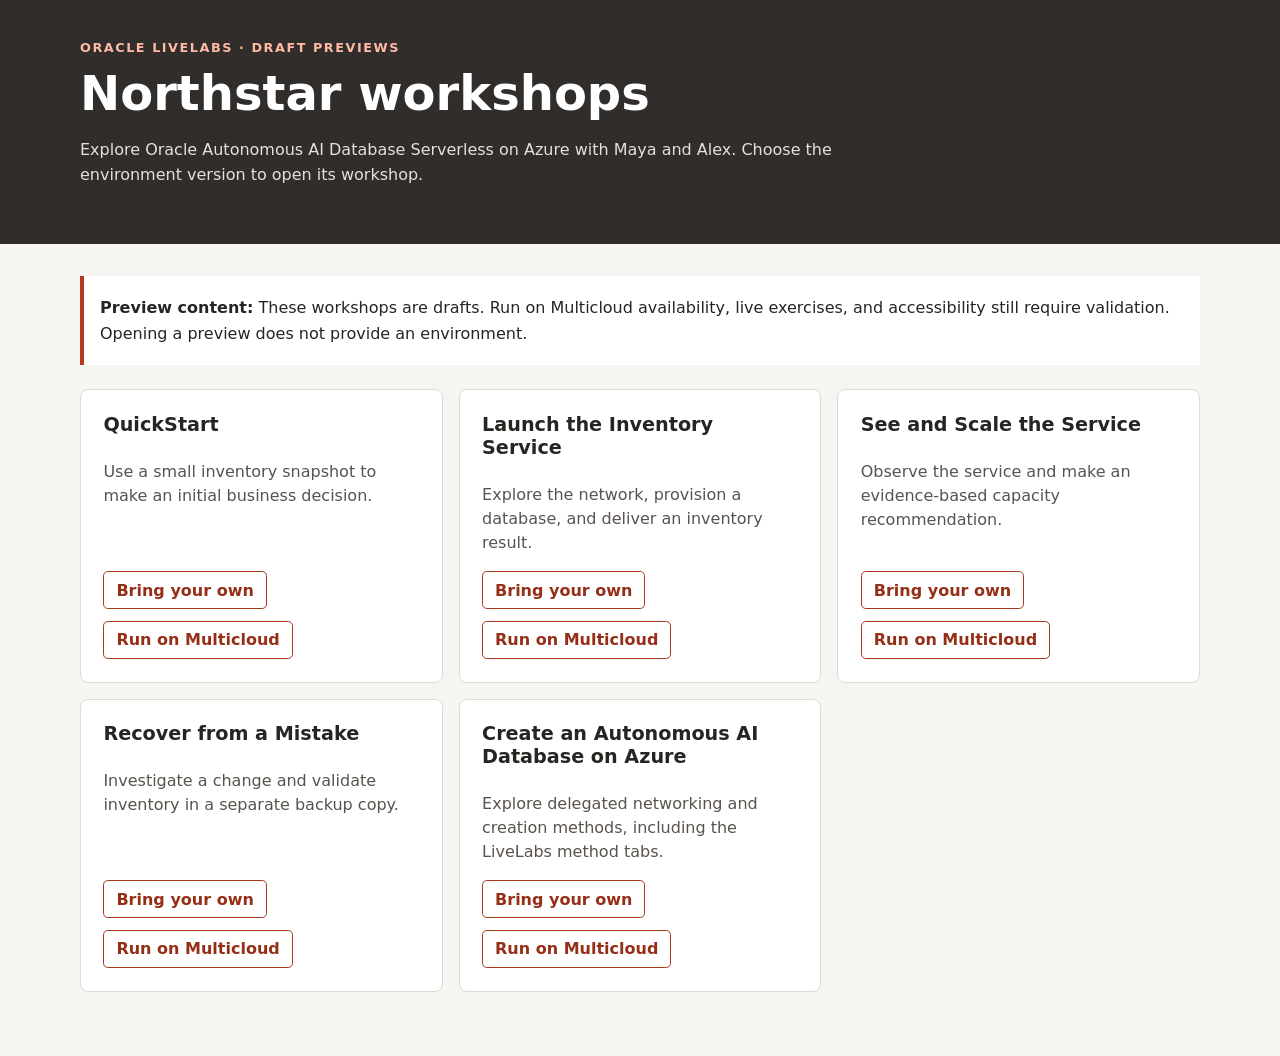
<file: northstar/index.html>
<!doctype html>
<html lang="en">
<head>
  <meta charset="utf-8">
  <meta name="viewport" content="width=device-width, initial-scale=1">
  <title>Northstar workshop previews</title>
  <style>
    :root { color-scheme: light; font-family: system-ui, sans-serif; color: #252522; background: #f6f5f2; }
    body { margin: 0; }
    header { background: #312d2a; color: #fff; padding: 2.5rem max(1.25rem, calc((100% - 70rem) / 2)); }
    header p { color: #e8dfd7; max-width: 52rem; line-height: 1.6; }
    .eyebrow { color: #ffb9a4; font-size: .8rem; letter-spacing: .12em; font-weight: 700; text-transform: uppercase; }
    h1 { font-size: clamp(2rem, 5vw, 3rem); margin: .6rem 0; }
    main { max-width: 70rem; margin: auto; padding: 2rem 1.25rem 4rem; }
    .notice { border-left: 4px solid #b53a20; padding: .2rem 1rem; background: #fff; line-height: 1.6; }
    .grid { display: grid; grid-template-columns: repeat(auto-fit, minmax(min(100%, 19rem), 1fr)); gap: 1rem; margin-top: 1.5rem; }
    article { background: white; border: 1px solid #dedad4; border-radius: .5rem; padding: 1.4rem; display: flex; flex-direction: column; }
    article h2 { font-size: 1.2rem; margin: 0 0 .5rem; }
    article p { line-height: 1.5; color: #59534e; flex: 1; }
    .links { display: flex; gap: .7rem; flex-wrap: wrap; }
    a { color: #962f18; }
    .links a { border: 1px solid #a7371f; border-radius: .3rem; padding: .55rem .75rem; font-weight: 650; text-decoration: none; }
    a:hover { text-decoration: underline; }
    a:focus-visible { outline: 3px solid #205c9b; outline-offset: 3px; }
  </style>
</head>
<body>
  <header>
    <div class="eyebrow">Oracle LiveLabs · Draft previews</div>
    <h1>Northstar workshops</h1>
    <p>Explore Oracle Autonomous AI Database Serverless on Azure with Maya and Alex. Choose the environment version to open its workshop.</p>
  </header>
  <main>
    <div class="notice"><p><strong>Preview content:</strong> These workshops are drafts. Run on Multicloud availability, live exercises, and accessibility still require validation. Opening a preview does not provide an environment.</p></div>
    <div class="grid">
      <article><h2>QuickStart</h2><p>Use a small inventory snapshot to make an initial business decision.</p><div class="links"><a href="quickstart/workshops/tenancy/">Bring your own</a><a href="quickstart/workshops/sandbox/">Run on Multicloud</a></div></article>
      <article><h2>Launch the Inventory Service</h2><p>Explore the network, provision a database, and deliver an inventory result.</p><div class="links"><a href="launch-inventory-service/workshops/tenancy/">Bring your own</a><a href="launch-inventory-service/workshops/sandbox/">Run on Multicloud</a></div></article>
      <article><h2>See and Scale the Service</h2><p>Observe the service and make an evidence-based capacity recommendation.</p><div class="links"><a href="see-and-scale-service/workshops/tenancy/">Bring your own</a><a href="see-and-scale-service/workshops/sandbox/">Run on Multicloud</a></div></article>
      <article><h2>Recover from a Mistake</h2><p>Investigate a change and validate inventory in a separate backup copy.</p><div class="links"><a href="recover-from-a-mistake/workshops/tenancy/">Bring your own</a><a href="recover-from-a-mistake/workshops/sandbox/">Run on Multicloud</a></div></article>
      <article><h2>Create an Autonomous AI Database on Azure</h2><p>Explore delegated networking and creation methods, including the LiveLabs method tabs.</p><div class="links"><a href="create-autonomous-database/workshops/tenancy/">Bring your own</a><a href="create-autonomous-database/workshops/sandbox/">Run on Multicloud</a></div></article>
    </div>
  </main>
</body>
</html>
</file>
